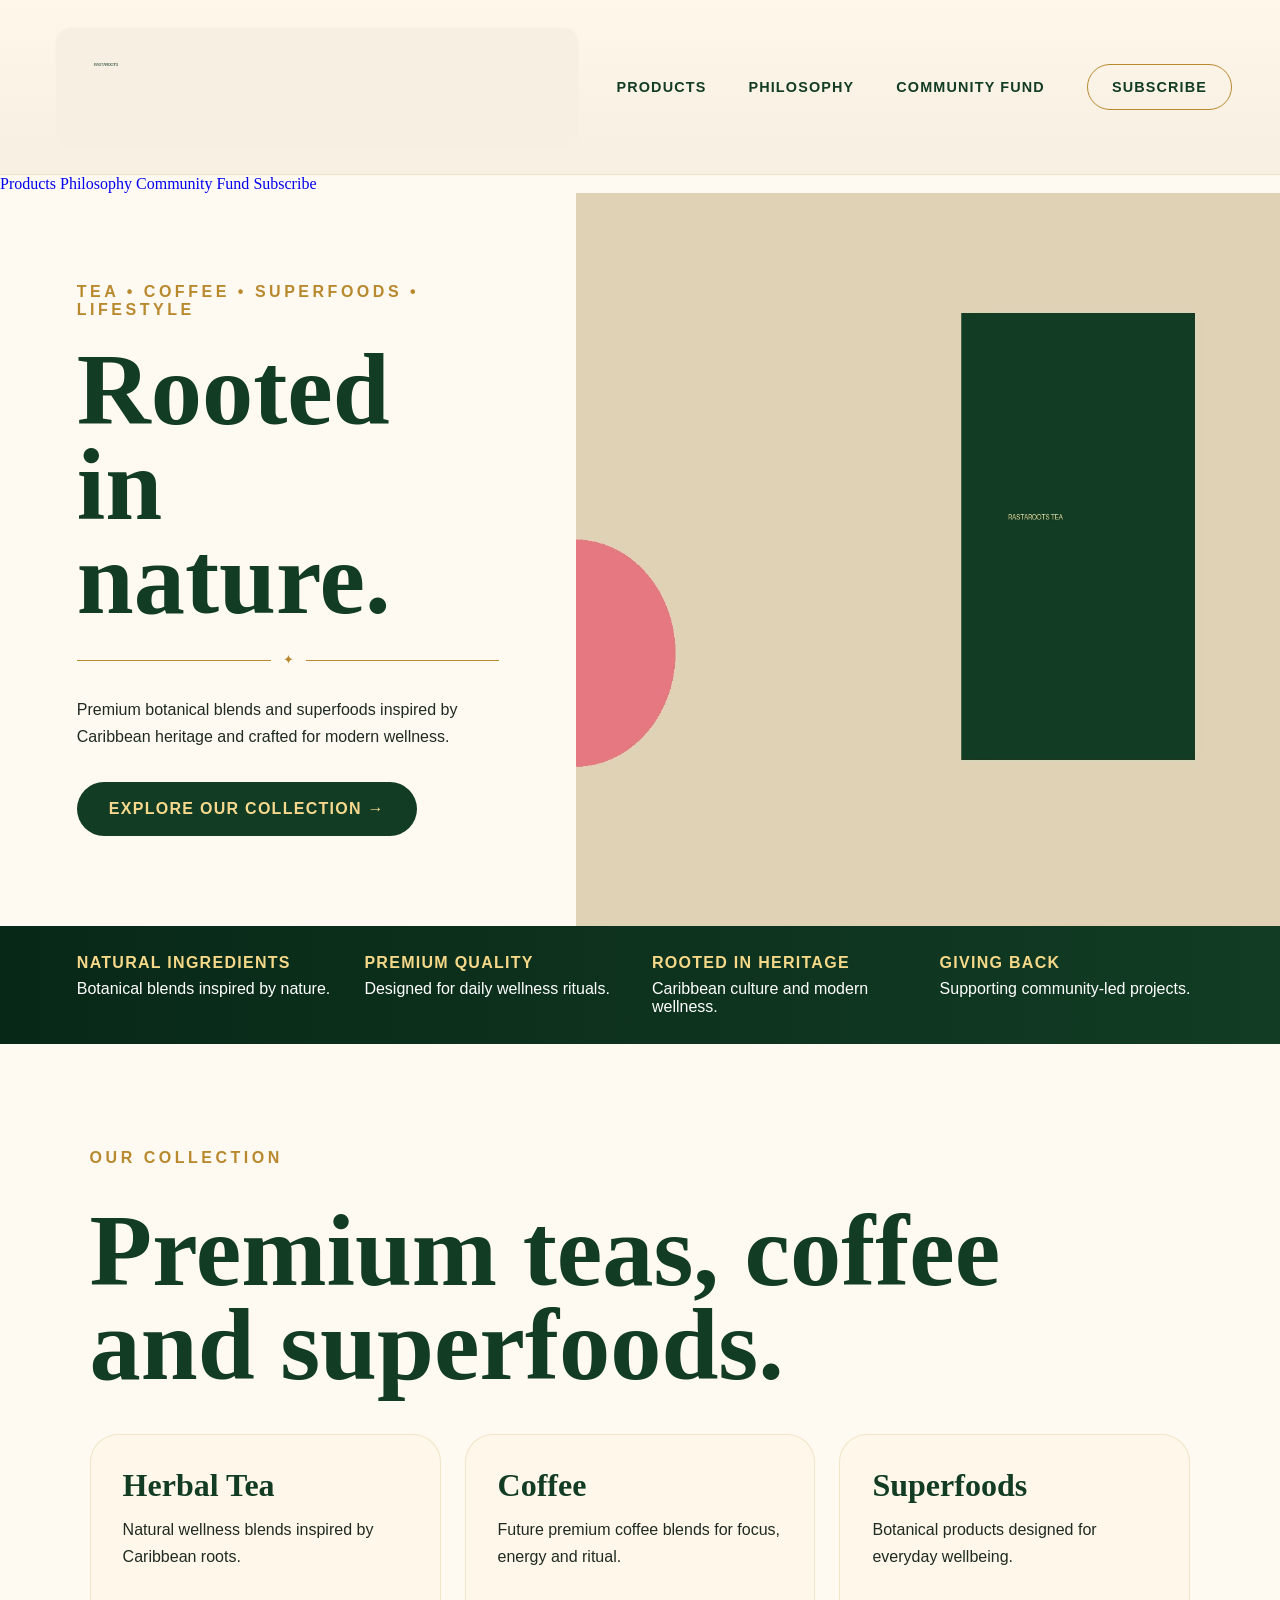
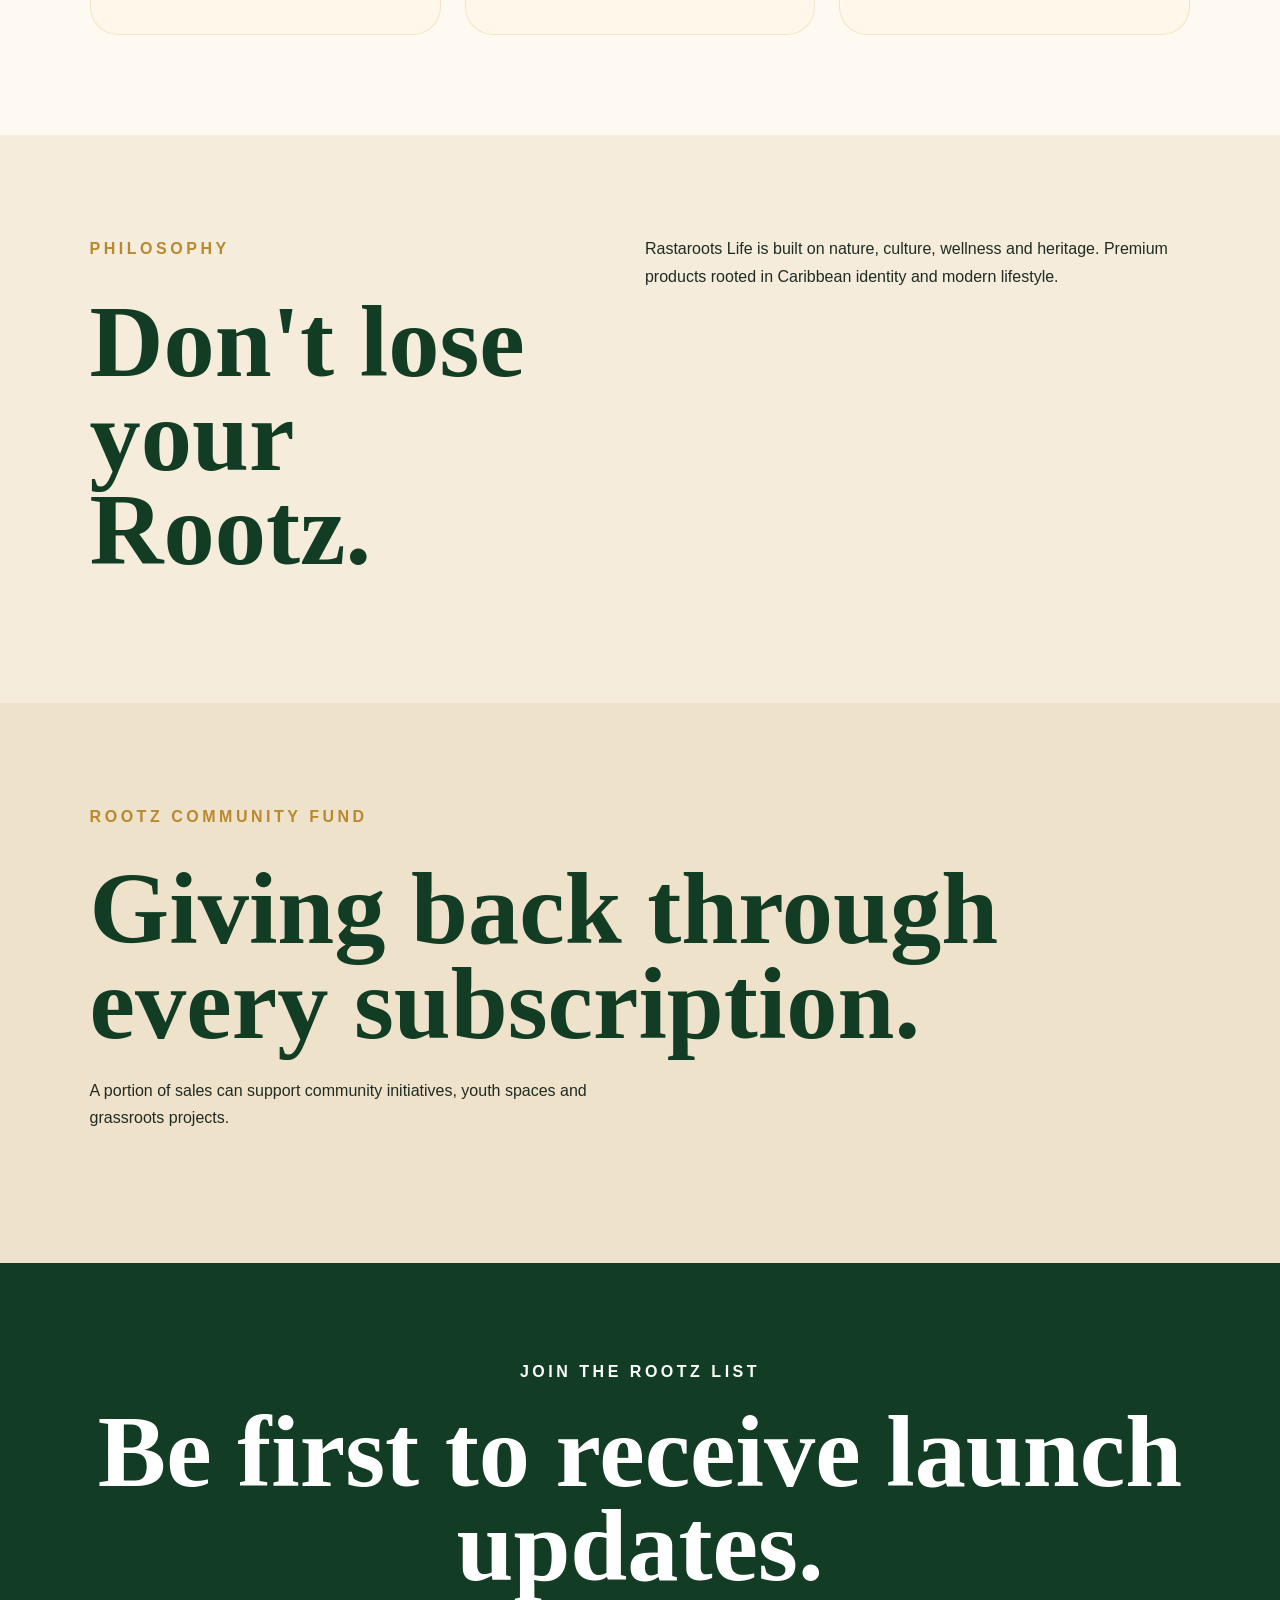
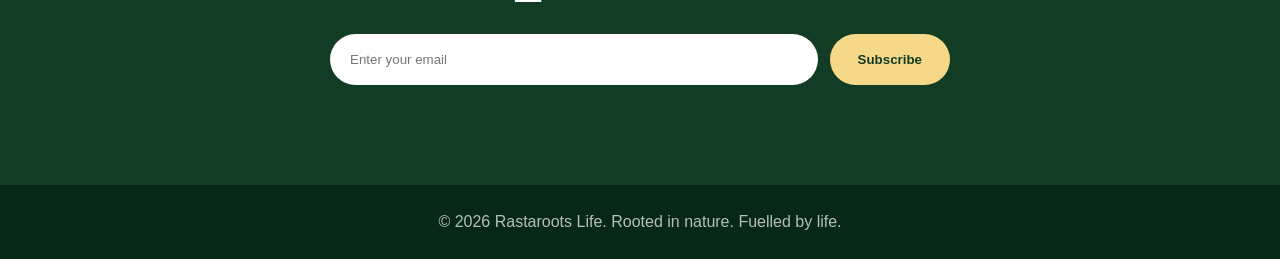
<file: index.html>
<!DOCTYPE html>
<html lang="en">
<head>
  <meta charset="UTF-8" />
  <meta name="viewport" content="width=device-width, initial-scale=1.0" />
  <title>Rastaroots Life</title>
  <meta name="description" content="Premium botanical teas, coffee and superfoods inspired by Caribbean heritage and crafted for modern wellness." />
  <link rel="stylesheet" href="style.css" />
</head>
<body id="top">

<header class="site-header">
  <a href="#top" class="brand-logo">
    <img src="assets/rastaroots-header-logo.png" alt="Rastaroots Life Logo">
  </a>

  <nav class="main-nav">
    <a href="#products">Products</a>
    <a href="#philosophy">Philosophy</a>
    <a href="#community">Community Fund</a>
    <a class="nav-cta" href="#subscribe">Subscribe</a>
  </nav>

  <button class="menu-toggle">☰</button>
</header>

<nav class="mobile-nav" id="mobileNav">
  <a href="#products">Products</a>
  <a href="#philosophy">Philosophy</a>
  <a href="#community">Community Fund</a>
  <a href="#subscribe">Subscribe</a>
</nav>

<section class="hero">
  <div class="hero-copy">
    <p class="eyebrow">Tea • Coffee • Superfoods • Lifestyle</p>

    <h1>Rooted in<br>nature.</h1>

    <div class="gold-divider">
      <span></span>
      <small>✦</small>
      <span></span>
    </div>

    <p class="hero-text">
      Premium botanical blends and superfoods inspired by Caribbean heritage and crafted for modern wellness.
    </p>

    <a href="#products" class="primary-btn">
      Explore Our Collection →
    </a>
  </div>

  <div class="hero-image">
    <img src="assets/hero-tea.jpg" alt="Rastaroots tea">
  </div>
</section>

<section class="trust-strip">
  <div>
    <strong>Natural Ingredients</strong>
    <p>Botanical blends inspired by nature.</p>
  </div>
  <div>
    <strong>Premium Quality</strong>
    <p>Designed for daily wellness rituals.</p>
  </div>
  <div>
    <strong>Rooted in Heritage</strong>
    <p>Caribbean culture and modern wellness.</p>
  </div>
  <div>
    <strong>Giving Back</strong>
    <p>Supporting community-led projects.</p>
  </div>
</section>

<section id="products" class="section">
  <p class="section-kicker">Our Collection</p>
  <h2>Premium teas, coffee and superfoods.</h2>

  <div class="cards">
    <div class="card">
      <h3>Herbal Tea</h3>
      <p>Natural wellness blends inspired by Caribbean roots.</p>
    </div>

    <div class="card">
      <h3>Coffee</h3>
      <p>Future premium coffee blends for focus, energy and ritual.</p>
    </div>

    <div class="card">
      <h3>Superfoods</h3>
      <p>Botanical products designed for everyday wellbeing.</p>
    </div>
  </div>
</section>

<section id="philosophy" class="section split-section">
  <div>
    <p class="section-kicker">Philosophy</p>
    <h2>Don't lose your Rootz.</h2>
  </div>

  <div>
    <p>
      Rastaroots Life is built on nature, culture, wellness and heritage.
      Premium products rooted in Caribbean identity and modern lifestyle.
    </p>
  </div>
</section>

<section id="community" class="section community-section">
  <p class="section-kicker">Rootz Community Fund</p>
  <h2>Giving back through every subscription.</h2>
  <p>
    A portion of sales can support community initiatives, youth spaces and grassroots projects.
  </p>
</section>

<section id="subscribe" class="subscribe-section">
  <p class="section-kicker">Join the Rootz List</p>
  <h2>Be first to receive launch updates.</h2>

  <form class="subscribe-form">
    <input type="email" placeholder="Enter your email">
    <button type="submit">Subscribe</button>
  </form>
</section>

<footer class="site-footer">
  <p>© 2026 Rastaroots Life. Rooted in nature. Fuelled by life.</p>
</footer>

<script src="script.js"></script>
</body>
</html>
</file>
<file: style.css>
:root{
  --cream:#f6efe2;
  --cream-light:#fffaf1;
  --green:#123c24;
  --gold:#b8892e;
  --text:#1f2b22;
}

*{
  margin:0;
  padding:0;
  box-sizing:border-box;
}

body{
  background:var(--cream-light);
  color:var(--text);
  font-family:Georgia,serif;
}

img{
  max-width:100%;
  display:block;
}

a{
  text-decoration:none;
}

.site-header{
  display:flex;
  justify-content:space-between;
  align-items:center;
  padding:20px 48px;
  min-height:140px;
  background:linear-gradient(180deg,#fff7e9 0%, var(--cream) 100%);
  border-bottom:1px solid rgba(184,137,46,.2);
}

.brand-logo img{
  width:min(700px,42vw);
}

.main-nav{
  display:flex;
  gap:42px;
  align-items:center;
  font-family:Arial,sans-serif;
}

.main-nav a{
  color:var(--green);
  font-weight:700;
  text-transform:uppercase;
  letter-spacing:.08em;
  font-size:.9rem;
}

.nav-cta{
  border:1px solid var(--gold);
  border-radius:999px;
  padding:14px 24px;
}

.menu-toggle{
  display:none;
}

.hero{
  display:grid;
  grid-template-columns:45% 55%;
  min-height:650px;
}

.hero-copy{
  padding:90px 6vw;
  display:flex;
  flex-direction:column;
  justify-content:center;
}

.eyebrow,
.section-kicker{
  color:var(--gold);
  text-transform:uppercase;
  letter-spacing:.22em;
  font-family:Arial,sans-serif;
  font-weight:700;
  margin-bottom:24px;
}

.hero h1,
.section h2,
.subscribe-section h2{
  color:var(--green);
  line-height:.92;
  font-size:clamp(4rem,8vw,8rem);
  margin-bottom:26px;
}

.gold-divider{
  display:flex;
  align-items:center;
  gap:12px;
  margin-bottom:28px;
  color:var(--gold);
}

.gold-divider span{
  height:1px;
  flex:1;
  background:var(--gold);
}

.hero-text,
.section p{
  font-family:Arial,sans-serif;
  line-height:1.7;
  max-width:540px;
  margin-bottom:32px;
}

.primary-btn{
  display:inline-block;
  width:max-content;
  background:var(--green);
  color:#f7d98e;
  padding:18px 32px;
  border-radius:999px;
  text-transform:uppercase;
  font-family:Arial,sans-serif;
  font-weight:700;
  letter-spacing:.08em;
}

.hero-image img{
  width:100%;
  height:100%;
  object-fit:cover;
}

.trust-strip{
  background:linear-gradient(90deg,#082817,#123c24);
  color:#fff;
  padding:28px 6vw;
  display:grid;
  grid-template-columns:repeat(4,1fr);
  gap:24px;
  font-family:Arial,sans-serif;
}

.trust-strip strong{
  display:block;
  color:#f6d889;
  margin-bottom:8px;
  text-transform:uppercase;
  letter-spacing:.08em;
}

.section,
.subscribe-section{
  padding:100px 7vw;
}

.cards{
  margin-top:42px;
  display:grid;
  grid-template-columns:repeat(3,1fr);
  gap:24px;
}

.card{
  background:#fff7e9;
  border:1px solid rgba(184,137,46,.18);
  border-radius:28px;
  padding:32px;
}

.card h3{
  color:var(--green);
  margin-bottom:12px;
  font-size:2rem;
}

.split-section{
  display:grid;
  grid-template-columns:45% 55%;
  gap:60px;
  background:#f5ecdc;
}

.community-section{
  background:#efe2ca;
}

.subscribe-section{
  background:var(--green);
  text-align:center;
}

.subscribe-section h2,
.subscribe-section p{
  color:#fff;
  margin-left:auto;
  margin-right:auto;
}

.subscribe-form{
  margin:40px auto 0;
  max-width:620px;
  display:flex;
  gap:12px;
}

.subscribe-form input{
  flex:1;
  padding:18px 20px;
  border:none;
  border-radius:999px;
}

.subscribe-form button{
  border:none;
  border-radius:999px;
  background:#f6d889;
  color:var(--green);
  font-weight:700;
  padding:18px 28px;
}

.site-footer{
  background:#082817;
  color:rgba(255,255,255,.7);
  text-align:center;
  padding:28px;
  font-family:Arial,sans-serif;
}

@media(max-width:900px){
  .hero,
  .split-section,
  .cards,
  .trust-strip{
    grid-template-columns:1fr;
  }

  .main-nav{
    display:none;
  }

  .menu-toggle{
    display:block;
    background:none;
    border:none;
    font-size:2rem;
    color:var(--green);
  }

  .site-header{
    min-height:95px;
    padding:16px 20px;
  }

  .brand-logo img{
    width:290px;
  }

  .hero-copy{
    padding:64px 24px;
  }
}
</file>
